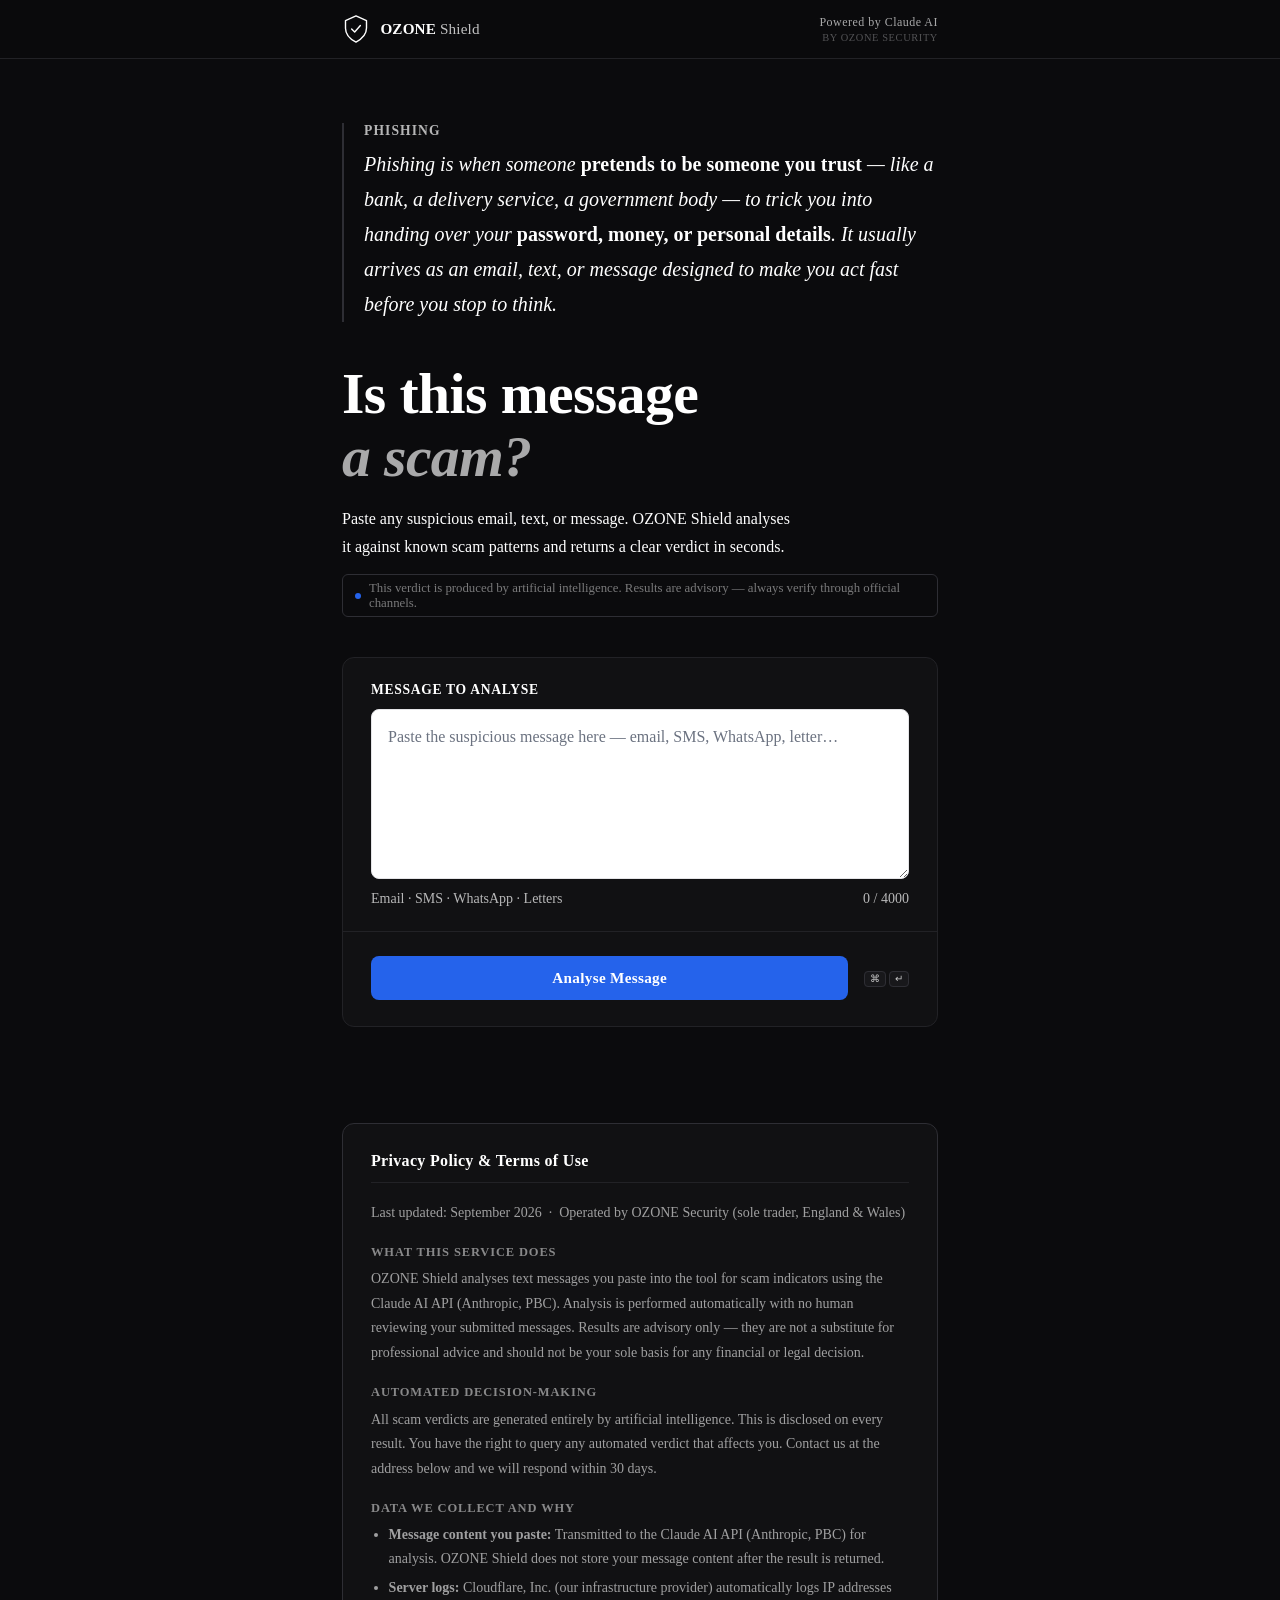
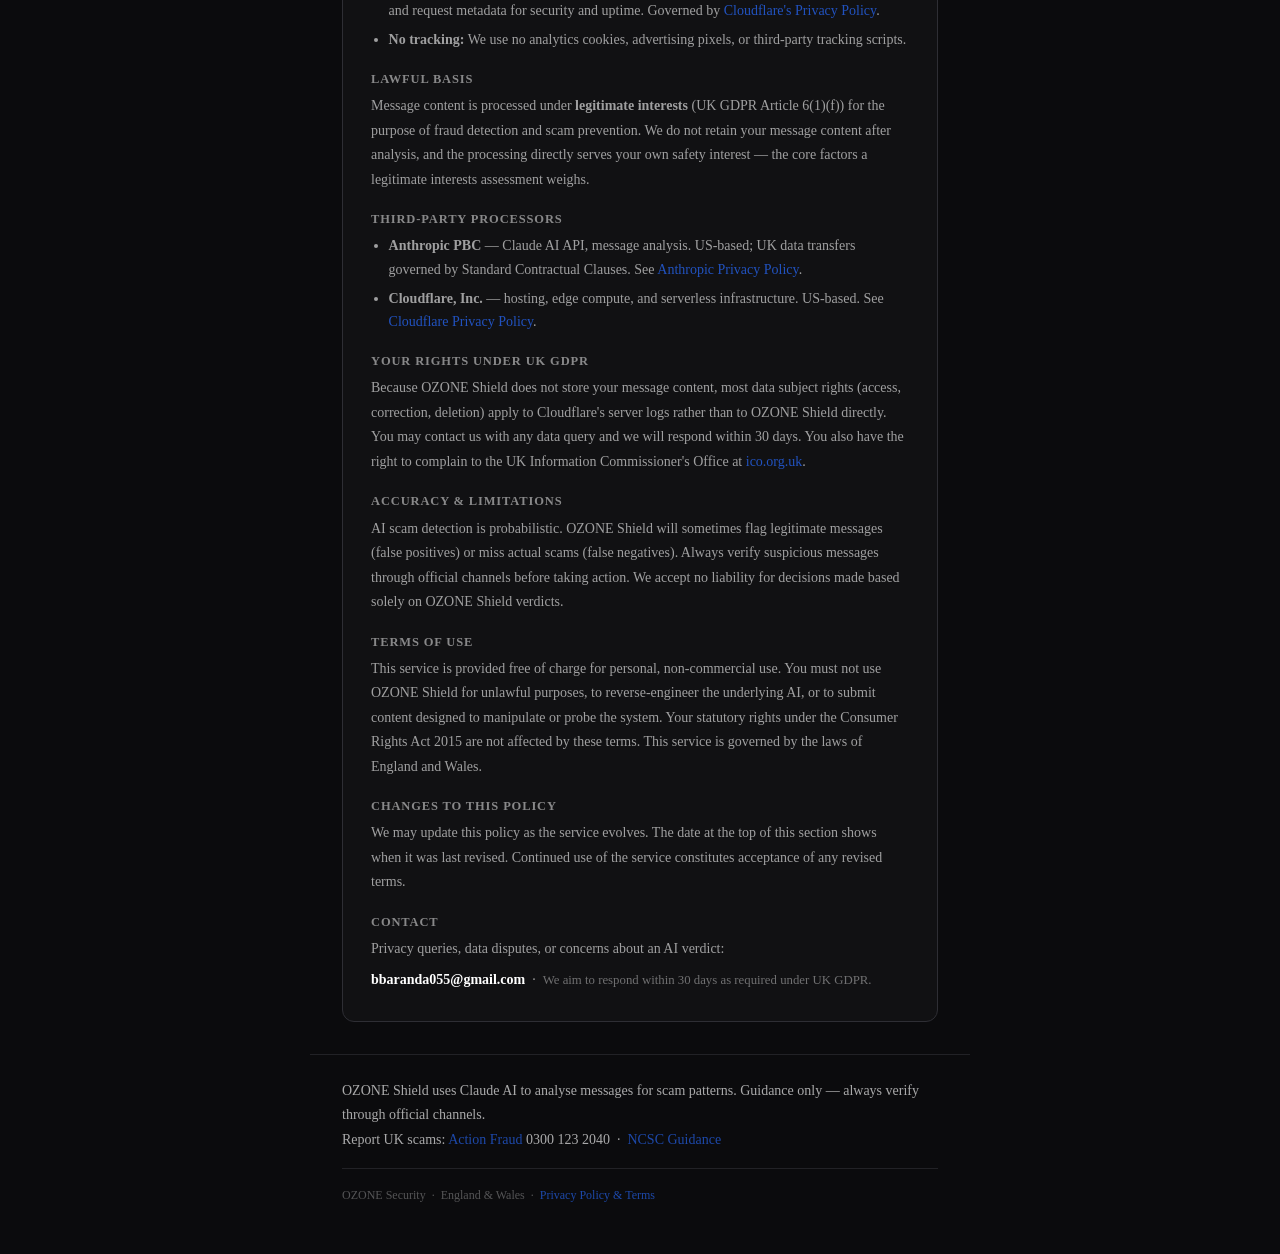
<file: index.html>
<!DOCTYPE html>
<html lang="en-GB">
<head>
  <meta charset="UTF-8">
  <meta name="viewport" content="width=device-width, initial-scale=1.0">
  <title>OZONE Shield — AI Scam Detector</title>
  <meta name="description" content="Paste any suspicious email, text, or message. OZONE Shield uses AI to analyse it for scam patterns and returns a clear verdict in seconds. Free for UK users.">
  <link rel="canonical" href="https://ozone-shield.bbaranda055.workers.dev/">

  <link rel="icon" type="image/x-icon" href="/favicon.ico">
  <link rel="icon" type="image/png" sizes="32x32" href="/favicon.ico">
  <link rel="apple-touch-icon" sizes="180x180" href="/apple-touch-icon.png">
  <link rel="apple-touch-icon-precomposed" href="/apple-touch-icon-precomposed.png">

  <meta name="theme-color" content="#0b0b0d">
  <meta name="robots" content="index, follow">

  <meta property="og:type"        content="website">
  <meta property="og:url"         content="https://ozone-shield.bbaranda055.workers.dev/">
  <meta property="og:site_name"   content="OZONE Shield">
  <meta property="og:title"       content="OZONE Shield — Free AI Scam Detector for UK Users">
  <meta property="og:description" content="Paste any suspicious email, text, or message. OZONE Shield uses AI to detect scam patterns and returns a clear verdict in seconds. Free, no sign-up required.">
  <meta property="og:image"       content="https://ozone-shield.bbaranda055.workers.dev/apple-touch-icon.png">
  <meta property="og:image:width"  content="180">
  <meta property="og:image:height" content="180">
  <meta property="og:locale"      content="en_GB">

  <meta name="twitter:card"        content="summary">
  <meta name="twitter:title"       content="OZONE Shield — Free AI Scam Detector">
  <meta name="twitter:description" content="Paste any suspicious message. AI analyses it for scam patterns instantly. Free for UK users.">
  <meta name="twitter:image"       content="https://ozone-shield.bbaranda055.workers.dev/apple-touch-icon.png">

  <script type="application/ld+json">
  {
    "@context": "https://schema.org",
    "@type": "WebApplication",
    "name": "OZONE Shield",
    "url": "https://ozone-shield.bbaranda055.workers.dev/",
    "description": "Free AI-powered scam detector for UK users. Paste any suspicious email, text, or message to get an instant verdict.",
    "applicationCategory": "SecurityApplication",
    "operatingSystem": "Any",
    "offers": {
      "@type": "Offer",
      "price": "0",
      "priceCurrency": "GBP"
    },
    "creator": {
      "@type": "Organization",
      "name": "OZONE Security",
      "email": "bbaranda055@gmail.com"
    },
    "inLanguage": "en-GB",
    "audience": {
      "@type": "Audience",
      "geographicArea": {
        "@type": "Country",
        "name": "United Kingdom"
      }
    }
  }
  </script>

  <style>
    *, *::before, *::after { box-sizing: border-box; margin: 0; padding: 0; }

    :root {
      --bg:          #0b0b0d;
      --surface:     #111113;
      --surface-2:   #18181b;
      --border:      #222226;
      --border-mid:  #2e2e34;
      --text:        #ffffff;
      --muted:       rgba(255,255,255,0.75);
      --dim:         rgba(255,255,255,0.5);
      --blue:        #2563eb;
      --blue-hover:  #1d4ed8;
      --blue-glow:   rgba(37,99,235,0.15);
      --safe:        #10b981;
      --safe-bg:     rgba(16,185,129,0.07);
      --safe-border: rgba(16,185,129,0.2);
      --warn:        #d97706;
      --warn-bg:     rgba(217,119,6,0.07);
      --warn-border: rgba(217,119,6,0.2);
      --danger:      #dc2626;
      --danger-bg:   rgba(220,38,38,0.07);
      --danger-border: rgba(220,38,38,0.2);
    }

    html { font-size: 16px; }

    body {
      background: var(--bg);
      color: var(--text);
      font-family: 'Times New Roman', Times, serif;
      font-weight: 400;
      min-height: 100vh;
      -webkit-font-smoothing: antialiased;
      display: flex;
      flex-direction: column;
      align-items: center;
    }

    /* NAV */
    nav {
      width: 100%;
      position: sticky;
      top: 0;
      z-index: 50;
      background: rgba(11,11,13,0.9);
      backdrop-filter: blur(16px);
      border-bottom: 1px solid var(--border);
    }

    .nav-inner {
      max-width: 660px;
      margin: 0 auto;
      padding: 0 2rem;
      height: 58px;
      display: flex;
      align-items: center;
      justify-content: space-between;
    }

    .brand {
      display: flex;
      align-items: center;
      gap: 0.65rem;
      text-decoration: none;
    }

    .shield-icon { width: 28px; height: 28px; flex-shrink: 0; }

    .brand-name {
      font-family: 'Times New Roman', Times, serif;
      font-weight: 700;
      font-size: 0.95rem;
      color: #ffffff;
      letter-spacing: 0.01em;
    }

    .brand-name span { color: rgba(255,255,255,0.75); font-weight: 400; }

    .nav-right {
      display: flex;
      flex-direction: column;
      align-items: flex-end;
      gap: 0.1rem;
    }

    .nav-tag {
      font-size: 0.75rem;
      font-weight: 400;
      color: rgba(255,255,255,0.65);
      letter-spacing: 0.04em;
    }

    .nav-company {
      font-size: 0.65rem;
      color: rgba(255,255,255,0.3);
      letter-spacing: 0.06em;
      text-transform: uppercase;
    }

    /* PAGE */
    .page {
      width: 100%;
      max-width: 660px;
      padding: 4rem 2rem 6rem;
      display: flex;
      flex-direction: column;
      gap: 2.5rem;
    }

    /* DEFINITION */
    .definition {
      border-left: 2px solid var(--border-mid);
      padding-left: 1.25rem;
      animation: rise 0.5s ease both;
    }

    .definition-label {
      font-size: 0.85rem;
      font-weight: 700;
      letter-spacing: 0.08em;
      text-transform: uppercase;
      color: rgba(255,255,255,0.7);
      margin-bottom: 0.5rem;
    }

    .definition-body {
      font-family: 'Times New Roman', Times, serif;
      font-size: 1.25rem;
      font-style: italic;
      color: #ffffff;
      line-height: 1.75;
    }

    .definition-body strong { font-style: normal; font-weight: 700; color: #ffffff; }

    /* HERO */
    .hero { animation: rise 0.5s ease 0.07s both; }

    h1 {
      font-family: 'Times New Roman', Times, serif;
      font-size: clamp(2.6rem, 6vw, 3.6rem);
      font-weight: 700;
      line-height: 1.1;
      letter-spacing: -0.01em;
      color: #ffffff;
      margin-bottom: 1rem;
    }

    h1 em { font-style: italic; color: rgba(255,255,255,0.65); }

    .hero-sub {
      font-size: 1rem;
      font-weight: 400;
      color: #ffffff;
      line-height: 1.75;
      max-width: 460px;
      margin-bottom: 0.85rem;
    }

    .ai-notice {
      display: inline-flex;
      align-items: center;
      gap: 0.5rem;
      font-size: 0.8rem;
      color: rgba(255,255,255,0.45);
      border: 1px solid var(--border-mid);
      border-radius: 6px;
      padding: 0.35rem 0.75rem;
      width: fit-content;
    }

    .ai-notice-dot {
      width: 6px;
      height: 6px;
      border-radius: 50%;
      background: var(--blue);
      flex-shrink: 0;
    }

    /* CARD */
    .card {
      background: var(--surface);
      border: 1px solid var(--border);
      border-radius: 12px;
      overflow: hidden;
      animation: rise 0.5s ease 0.14s both;
    }

    .section { padding: 1.5rem 1.75rem; }
    .section + .section { border-top: 1px solid var(--border); }

    label.field-label {
      display: block;
      font-size: 0.85rem;
      font-weight: 700;
      letter-spacing: 0.05em;
      text-transform: uppercase;
      color: #ffffff;
      margin-bottom: 0.65rem;
    }

    textarea {
      width: 100%;
      min-height: 170px;
      background: #ffffff;
      border: 1px solid #e4e4e7;
      border-radius: 8px;
      padding: 0.9rem 1rem;
      font-family: 'Times New Roman', Times, serif;
      font-size: 1rem;
      color: #18181b;
      line-height: 1.65;
      resize: vertical;
      outline: none;
      transition: border-color 0.15s, box-shadow 0.15s;
    }

    textarea:focus { border-color: var(--blue); box-shadow: 0 0 0 3px var(--blue-glow); }
    textarea::placeholder { color: #6b7280; }

    .meta-row {
      display: flex;
      justify-content: space-between;
      align-items: center;
      margin-top: 0.5rem;
    }

    .textarea-note { font-size: 0.875rem; color: rgba(255,255,255,0.7); }
    .char-count { font-size: 0.875rem; color: rgba(255,255,255,0.7); font-variant-numeric: tabular-nums; }

    .btn-wrap { display: flex; align-items: center; justify-content: space-between; gap: 1rem; }

    button#analyseBtn {
      flex: 1;
      background: var(--blue);
      color: #ffffff;
      border: none;
      border-radius: 8px;
      padding: 0.82rem 1.5rem;
      font-family: 'Times New Roman', Times, serif;
      font-size: 0.95rem;
      font-weight: 700;
      letter-spacing: 0.02em;
      cursor: pointer;
      transition: background 0.15s, transform 0.1s, box-shadow 0.15s;
    }

    button#analyseBtn:hover:not(:disabled) {
      background: var(--blue-hover);
      transform: translateY(-1px);
      box-shadow: 0 4px 16px rgba(37,99,235,0.35);
    }

    button#analyseBtn:active { transform: translateY(0); }
    button#analyseBtn:disabled { opacity: 0.45; cursor: not-allowed; transform: none; }

    button#analyseBtn.loading #btnText::after {
      content: '';
      display: inline-block;
      width: 10px;
      height: 10px;
      border: 1.5px solid rgba(255,255,255,0.35);
      border-top-color: white;
      border-radius: 50%;
      animation: spin 0.65s linear infinite;
      margin-left: 0.5rem;
      vertical-align: -1px;
    }

    .shortcut { font-size: 0.875rem; color: rgba(255,255,255,0.6); white-space: nowrap; }

    kbd {
      background: var(--surface-2);
      border: 1px solid var(--border-mid);
      border-radius: 4px;
      padding: 0.08rem 0.3rem;
      font-size: 0.65rem;
      font-family: monospace;
      color: var(--muted);
    }

    .cooldown-bar { height: 2px; background: var(--border); overflow: hidden; opacity: 0; transition: opacity 0.2s; }
    .cooldown-bar.active { opacity: 1; }
    .cooldown-fill { height: 100%; width: 0; background: var(--blue); }

    .error-box {
      display: none;
      gap: 0.6rem;
      align-items: flex-start;
      background: var(--danger-bg);
      border: 1px solid var(--danger-border);
      border-radius: 8px;
      padding: 0.8rem 1rem;
      font-size: 0.83rem;
      color: #fca5a5;
      animation: rise 0.3s ease both;
    }
    .error-box.visible { display: flex; }

    .result {
      display: none;
      flex-direction: column;
      background: var(--surface);
      border: 1px solid var(--border);
      border-radius: 12px;
      overflow: hidden;
      animation: rise 0.45s ease both;
    }
    .result.visible { display: flex; }

    .result-head {
      padding: 1.5rem 1.75rem;
      display: grid;
      grid-template-columns: auto 1fr auto;
      align-items: center;
      gap: 1.1rem;
      border-bottom: 1px solid var(--border);
    }

    .result.safe       .result-head { background: var(--safe-bg); }
    .result.suspicious .result-head { background: var(--warn-bg); }
    .result.scam       .result-head { background: var(--danger-bg); }

    .verdict-emoji { font-size: 1.85rem; line-height: 1; }
    .verdict-label { font-size: 1.35rem; font-weight: 700; color: #ffffff; letter-spacing: -0.01em; display: block; }
    .verdict-desc  { font-size: 0.9rem; color: rgba(255,255,255,0.85); margin-top: 0.15rem; display: block; }

    .verdict-right { text-align: right; display: flex; flex-direction: column; align-items: flex-end; gap: 0.45rem; }

    .confidence-pct { font-size: 1.65rem; font-weight: 700; color: #ffffff; line-height: 1; font-variant-numeric: tabular-nums; }
    .conf-label { font-size: 0.8rem; color: rgba(255,255,255,0.75); letter-spacing: 0.05em; text-transform: uppercase; display: block; margin-top: 0.1rem; }

    .severity-pill { display: inline-block; font-size: 0.63rem; font-weight: 600; letter-spacing: 0.07em; text-transform: uppercase; padding: 0.18rem 0.55rem; border-radius: 100px; }
    .severity-pill.low      { color: var(--safe);   background: var(--safe-bg);   border: 1px solid var(--safe-border); }
    .severity-pill.medium   { color: var(--warn);   background: var(--warn-bg);   border: 1px solid var(--warn-border); }
    .severity-pill.critical { color: var(--danger); background: var(--danger-bg); border: 1px solid var(--danger-border); }

    .result-body { padding: 1.5rem 1.75rem; display: flex; flex-direction: column; gap: 1.5rem; }

    .result-section-title { font-size: 0.85rem; font-weight: 700; letter-spacing: 0.05em; text-transform: uppercase; color: rgba(255,255,255,0.75); margin-bottom: 0.75rem; }

    .reasons { list-style: none; display: flex; flex-direction: column; gap: 0.65rem; }

    .reasons li { display: flex; gap: 0.8rem; font-size: 1rem; color: #ffffff; line-height: 1.6; align-items: flex-start; }

    .reason-num {
      min-width: 18px;
      height: 18px;
      border-radius: 50%;
      background: var(--surface-2);
      border: 1px solid var(--border-mid);
      display: flex;
      align-items: center;
      justify-content: center;
      font-size: 0.6rem;
      font-weight: 700;
      color: rgba(255,255,255,0.7);
      flex-shrink: 0;
      margin-top: 2px;
    }

    .action-block {
      background: var(--surface-2);
      border: 1px solid var(--border-mid);
      border-radius: 8px;
      padding: 1rem 1.1rem;
      font-size: 1rem;
      color: #ffffff;
      line-height: 1.65;
    }

    /* PRIVACY SECTION */
    .privacy-section {
      width: 100%;
      max-width: 660px;
      padding: 0 2rem 2rem;
    }

    .privacy-card {
      background: var(--surface);
      border: 1px solid var(--border-mid);
      border-radius: 12px;
      padding: 1.75rem;
    }

    .privacy-card h2 {
      font-size: 1rem;
      font-weight: 700;
      color: #ffffff;
      letter-spacing: 0.02em;
      margin-bottom: 1.1rem;
      padding-bottom: 0.75rem;
      border-bottom: 1px solid var(--border);
    }

    .privacy-card h3 {
      font-size: 0.78rem;
      font-weight: 700;
      letter-spacing: 0.07em;
      text-transform: uppercase;
      color: rgba(255,255,255,0.5);
      margin-top: 1.25rem;
      margin-bottom: 0.45rem;
    }

    .privacy-card p { font-size: 0.875rem; color: rgba(255,255,255,0.6); line-height: 1.75; }
    .privacy-card ul { padding-left: 1.1rem; display: flex; flex-direction: column; gap: 0.3rem; }
    .privacy-card li { font-size: 0.875rem; color: rgba(255,255,255,0.6); line-height: 1.7; }
    .privacy-card a { color: rgba(37,99,235,0.8); text-decoration: none; }
    .privacy-card a:hover { color: var(--blue); }

    /* FOOTER */
    footer {
      width: 100%;
      max-width: 660px;
      padding: 0 2rem 3rem;
      border-top: 1px solid var(--border);
    }

    .footer-inner {
      padding-top: 1.5rem;
      font-size: 0.875rem;
      color: rgba(255,255,255,0.65);
      line-height: 1.75;
    }

    .footer-inner a { color: rgba(37,99,235,0.7); text-decoration: none; }
    .footer-inner a:hover { color: var(--blue); }

    .footer-legal {
      margin-top: 1rem;
      padding-top: 1rem;
      border-top: 1px solid var(--border);
      font-size: 0.75rem;
      color: rgba(255,255,255,0.3);
    }

    @keyframes rise {
      from { opacity: 0; transform: translateY(14px); }
      to   { opacity: 1; transform: translateY(0); }
    }
    @keyframes spin { to { transform: rotate(360deg); } }

    @media (max-width: 480px) {
      .page { padding: 2.5rem 1.25rem 5rem; }
      .section { padding: 1.25rem; }
      .shortcut { display: none; }
    }
  </style>
</head>
<body>

  <!-- NAV -->
  <nav>
    <div class="nav-inner">
      <a class="brand" href="#">
        <svg class="shield-icon" viewBox="0 0 28 32" fill="none" xmlns="http://www.w3.org/2000/svg">
          <path d="M14 1L2 6.5V15C2 21.627 7.373 27.5 14 31C20.627 27.5 26 21.627 26 15V6.5L14 1Z" fill="none" stroke="white" stroke-width="1.6" stroke-linejoin="round"/>
          <path d="M9 16l3.5 3.5L19 12" stroke="white" stroke-width="1.6" stroke-linecap="round" stroke-linejoin="round"/>
        </svg>
        <span class="brand-name">OZONE <span>Shield</span></span>
      </a>
      <div class="nav-right">
        <span class="nav-tag">Powered by Claude AI</span>
        <span class="nav-company">by OZONE Security</span>
      </div>
    </div>
  </nav>

  <!-- PAGE CONTENT -->
  <div class="page">

    <!-- PHISHING DEFINITION -->
    <div class="definition">
      <div class="definition-label">Phishing</div>
      <p class="definition-body">
        Phishing is when someone <strong>pretends to be someone you trust</strong> — like a bank, a delivery service, a government body — to trick you into handing over your <strong>password, money, or personal details</strong>. It usually arrives as an email, text, or message designed to make you act fast before you stop to think.
      </p>
    </div>

    <!-- HERO -->
    <div class="hero">
      <h1>Is this message<br><em>a scam?</em></h1>
      <p class="hero-sub">Paste any suspicious email, text, or message. OZONE Shield analyses it against known scam patterns and returns a clear verdict in seconds.</p>
      <div class="ai-notice">
        <div class="ai-notice-dot"></div>
        This verdict is produced by artificial intelligence. Results are advisory — always verify through official channels.
      </div>
    </div>

    <!-- INPUT CARD -->
    <div class="card">

      <!-- MESSAGE -->
      <div class="section">
        <label class="field-label" for="messageInput">Message to analyse</label>
        <textarea
          id="messageInput"
          maxlength="4000"
          placeholder="Paste the suspicious message here — email, SMS, WhatsApp, letter…"
          spellcheck="false"
        ></textarea>
        <div class="meta-row">
          <span class="textarea-note">Email · SMS · WhatsApp · Letters</span>
          <span class="char-count"><span id="charCount">0</span> / 4000</span>
        </div>
      </div>

      <!-- BUTTON — onclick removed, listener attached via JS -->
      <div class="section">
        <div class="btn-wrap">
          <button id="analyseBtn">
            <span id="btnText">Analyse Message</span>
          </button>
          <span class="shortcut"><kbd>⌘</kbd> <kbd>↵</kbd></span>
        </div>
      </div>

      <!-- COOLDOWN -->
      <div class="cooldown-bar" id="cooldownTrack">
        <div class="cooldown-fill" id="cooldownFill"></div>
      </div>

    </div>

    <!-- ERROR -->
    <div class="error-box" id="errorBox" role="alert">
      <span>⚠</span>
      <span id="errorText"></span>
    </div>

    <!-- RESULT -->
    <div class="result" id="resultCard" aria-live="polite" aria-atomic="true">
      <div class="result-head">
        <div class="verdict-emoji" id="verdictIcon"></div>
        <div>
          <span class="verdict-label" id="verdictTitle"></span>
          <span class="verdict-desc" id="verdictSub"></span>
        </div>
        <div class="verdict-right">
          <span class="confidence-pct" id="confidencePct"></span>
          <span class="conf-label">Confidence</span>
          <span class="severity-pill" id="severityPill"></span>
        </div>
      </div>
      <div class="result-body">
        <div>
          <p class="result-section-title">Why we flagged this</p>
          <ul class="reasons" id="reasonsList"></ul>
        </div>
        <div>
          <p class="result-section-title">What to do</p>
          <div class="action-block" id="actionBox"></div>
        </div>
      </div>
    </div>

  </div>

  <!-- PRIVACY POLICY -->
  <div class="privacy-section" id="privacy-policy">
    <div class="privacy-card">
      <h2>Privacy Policy &amp; Terms of Use</h2>
      <p>Last updated: September 2026 &nbsp;·&nbsp; Operated by OZONE Security (sole trader, England &amp; Wales)</p>

      <h3>What this service does</h3>
      <p>OZONE Shield analyses text messages you paste into the tool for scam indicators using the Claude AI API (Anthropic, PBC). Analysis is performed automatically with no human reviewing your submitted messages. Results are advisory only — they are not a substitute for professional advice and should not be your sole basis for any financial or legal decision.</p>

      <h3>Automated decision-making</h3>
      <p>All scam verdicts are generated entirely by artificial intelligence. This is disclosed on every result. You have the right to query any automated verdict that affects you. Contact us at the address below and we will respond within 30 days.</p>

      <h3>Data we collect and why</h3>
      <ul>
        <li><strong>Message content you paste:</strong> Transmitted to the Claude AI API (Anthropic, PBC) for analysis. OZONE Shield does not store your message content after the result is returned.</li>
        <li><strong>Server logs:</strong> Cloudflare, Inc. (our infrastructure provider) automatically logs IP addresses and request metadata for security and uptime. Governed by <a href="https://www.cloudflare.com/privacypolicy/" target="_blank" rel="noopener">Cloudflare's Privacy Policy</a>.</li>
        <li><strong>No tracking:</strong> We use no analytics cookies, advertising pixels, or third-party tracking scripts.</li>
      </ul>

      <h3>Lawful basis</h3>
      <p>Message content is processed under <strong>legitimate interests</strong> (UK GDPR Article 6(1)(f)) for the purpose of fraud detection and scam prevention. We do not retain your message content after analysis, and the processing directly serves your own safety interest — the core factors a legitimate interests assessment weighs.</p>

      <h3>Third-party processors</h3>
      <ul>
        <li><strong>Anthropic PBC</strong> — Claude AI API, message analysis. US-based; UK data transfers governed by Standard Contractual Clauses. See <a href="https://www.anthropic.com/legal/privacy" target="_blank" rel="noopener">Anthropic Privacy Policy</a>.</li>
        <li><strong>Cloudflare, Inc.</strong> — hosting, edge compute, and serverless infrastructure. US-based. See <a href="https://www.cloudflare.com/privacypolicy/" target="_blank" rel="noopener">Cloudflare Privacy Policy</a>.</li>
      </ul>

      <h3>Your rights under UK GDPR</h3>
      <p>Because OZONE Shield does not store your message content, most data subject rights (access, correction, deletion) apply to Cloudflare's server logs rather than to OZONE Shield directly. You may contact us with any data query and we will respond within 30 days. You also have the right to complain to the UK Information Commissioner's Office at <a href="https://ico.org.uk" target="_blank" rel="noopener">ico.org.uk</a>.</p>

      <h3>Accuracy &amp; limitations</h3>
      <p>AI scam detection is probabilistic. OZONE Shield will sometimes flag legitimate messages (false positives) or miss actual scams (false negatives). Always verify suspicious messages through official channels before taking action. We accept no liability for decisions made based solely on OZONE Shield verdicts.</p>

      <h3>Terms of use</h3>
      <p>This service is provided free of charge for personal, non-commercial use. You must not use OZONE Shield for unlawful purposes, to reverse-engineer the underlying AI, or to submit content designed to manipulate or probe the system. Your statutory rights under the Consumer Rights Act 2015 are not affected by these terms. This service is governed by the laws of England and Wales.</p>

      <h3>Changes to this policy</h3>
      <p>We may update this policy as the service evolves. The date at the top of this section shows when it was last revised. Continued use of the service constitutes acceptance of any revised terms.</p>

      <h3>Contact</h3>
      <p>Privacy queries, data disputes, or concerns about an AI verdict:</p>
      <p style="margin-top:0.4rem;">
        <strong style="color:#ffffff;" id="contact-email"></strong>
        &nbsp;·&nbsp;
        <span style="color:rgba(255,255,255,0.4);font-size:0.8rem;">We aim to respond within 30 days as required under UK GDPR.</span>
      </p>
    </div>
  </div>

  <!-- FOOTER -->
  <footer>
    <div class="footer-inner">
      <p>OZONE Shield uses Claude AI to analyse messages for scam patterns. Guidance only — always verify through official channels.</p>
      <p>Report UK scams: <a href="https://www.actionfraud.police.uk" target="_blank" rel="noopener">Action Fraud</a> 0300 123 2040 &nbsp;·&nbsp; <a href="https://www.ncsc.gov.uk/collection/phishing-scams" target="_blank" rel="noopener">NCSC Guidance</a></p>
      <div class="footer-legal">
        OZONE Security &nbsp;·&nbsp; England &amp; Wales &nbsp;·&nbsp;
        <a href="#privacy-policy" onclick="document.getElementById('privacy-policy').scrollIntoView({behavior:'smooth'}); return false;">Privacy Policy &amp; Terms</a>
      </div>
    </div>
  </footer>

  <script>
    // ─── COOLDOWN ──────────────────────────────────────────────────────────────
    let cooldownActive = false;
    const COOLDOWN_MS  = 10000;

    // ─── CHARACTER COUNTER — handles both typing and paste ────────────────────
    const msgInput = document.getElementById('messageInput');
    const charCount = document.getElementById('charCount');

    function updateCharCount() {
      charCount.textContent = msgInput.value.length;
    }

    msgInput.addEventListener('input', updateCharCount);
    msgInput.addEventListener('paste', () => setTimeout(updateCharCount, 0));

    // ─── CONTACT EMAIL — obfuscated ───────────────────────────────────────────
    document.getElementById('contact-email').textContent = 'bbaranda055' + '@' + 'gmail.com';

    // ─── ANALYSE FUNCTION ─────────────────────────────────────────────────────
    async function analyse() {
      const message = msgInput.value.trim();
      const btn     = document.getElementById('analyseBtn');
      const errBox  = document.getElementById('errorBox');
      const result  = document.getElementById('resultCard');

      errBox.className = 'error-box';
      result.className = 'result';

      if (!message)       return showError('Please paste a message to analyse.');
      if (cooldownActive) return showError('Please wait a moment before scanning again.');

      btn.disabled = true;
      btn.classList.add('loading');
      document.getElementById('btnText').textContent = 'Analysing';

      try {
        const res = await fetch('https://ozone-analyse.bbaranda055.workers.dev', {
          method:  'POST',
          headers: { 'Content-Type': 'application/json' },
          body:    JSON.stringify({ message })
        });

        if (!res.ok) {
          const e = await res.json().catch(() => ({}));
          throw new Error(e.error || `Error ${res.status}`);
        }

        const raw    = await res.text();
        const clean  = raw.replace(/```json|```/g, '').trim();
        const parsed = JSON.parse(clean);
        render(parsed);
        startCooldown();

      } catch (err) {
        showError(err.message || 'Something went wrong. Please try again.');
      } finally {
        btn.classList.remove('loading');
        document.getElementById('btnText').textContent = 'Analyse Message';
        btn.disabled = false;
      }
    }

    // ─── RENDER RESULT ────────────────────────────────────────────────────────
    function render(r) {
      const card = document.getElementById('resultCard');
      const map  = {
        SAFE:       { cls: 'safe',       icon: '🟢', sub: 'No significant scam signals detected.' },
        SUSPICIOUS: { cls: 'suspicious', icon: '🟡', sub: 'Proceed with caution — signals detected.' },
        SCAM:       { cls: 'scam',       icon: '🔴', sub: 'High-confidence scam indicators found.' },
        INVALID:    { cls: 'suspicious', icon: '⚠️', sub: 'No valid message detected.' }
      };
      const c = map[r.VERDICT] || map.SUSPICIOUS;
      card.className = `result visible ${c.cls}`;

      document.getElementById('verdictIcon').textContent   = c.icon;
      document.getElementById('verdictTitle').textContent  = r.VERDICT;
      document.getElementById('verdictSub').textContent    = c.sub;
      document.getElementById('confidencePct').textContent = r.CONFIDENCE_PERCENT + '%';
      document.getElementById('actionBox').textContent     = r.WHAT_TO_DO;

      const pill = document.getElementById('severityPill');
      const sev  = (r.SEVERITY || 'Low').toLowerCase();
      pill.textContent = r.SEVERITY + ' Severity';
      pill.className   = `severity-pill ${sev}`;

      const list = document.getElementById('reasonsList');
      list.innerHTML   = '';
      (r.REASONS || []).forEach((reason, i) => {
        const li = document.createElement('li');
        const num = document.createElement('span');
        num.className = 'reason-num';
        num.textContent = i + 1;
        const text = document.createElement('span');
        text.textContent = reason;
        li.appendChild(num);
        li.appendChild(text);
        list.appendChild(li);
      });

      card.scrollIntoView({ behavior: 'smooth', block: 'nearest' });
    }

    // ─── ERROR ────────────────────────────────────────────────────────────────
    function showError(msg) {
      document.getElementById('errorText').textContent = msg;
      document.getElementById('errorBox').className   = 'error-box visible';
    }

    // ─── COOLDOWN BAR ─────────────────────────────────────────────────────────
    function startCooldown() {
      cooldownActive = true;
      const track = document.getElementById('cooldownTrack');
      const fill  = document.getElementById('cooldownFill');
      track.className        = 'cooldown-bar active';
      fill.style.transition  = `width ${COOLDOWN_MS}ms linear`;
      fill.style.width       = '100%';
      setTimeout(() => {
        cooldownActive        = false;
        track.className       = 'cooldown-bar';
        fill.style.transition = 'none';
        fill.style.width      = '0';
      }, COOLDOWN_MS);
    }

    // ─── EVENT LISTENERS ──────────────────────────────────────────────────────
    // Button click — no onclick attribute, attached here to work in all runtimes
    document.getElementById('analyseBtn').addEventListener('click', analyse);

    // Keyboard shortcut: Cmd+Enter (Mac) or Ctrl+Enter (Windows/Linux)
    document.addEventListener('keydown', function (e) {
      if ((e.metaKey || e.ctrlKey) && e.key === 'Enter') {
        e.preventDefault();
        analyse();
      }
    });
  </script>

</body>
</html>
</file>
